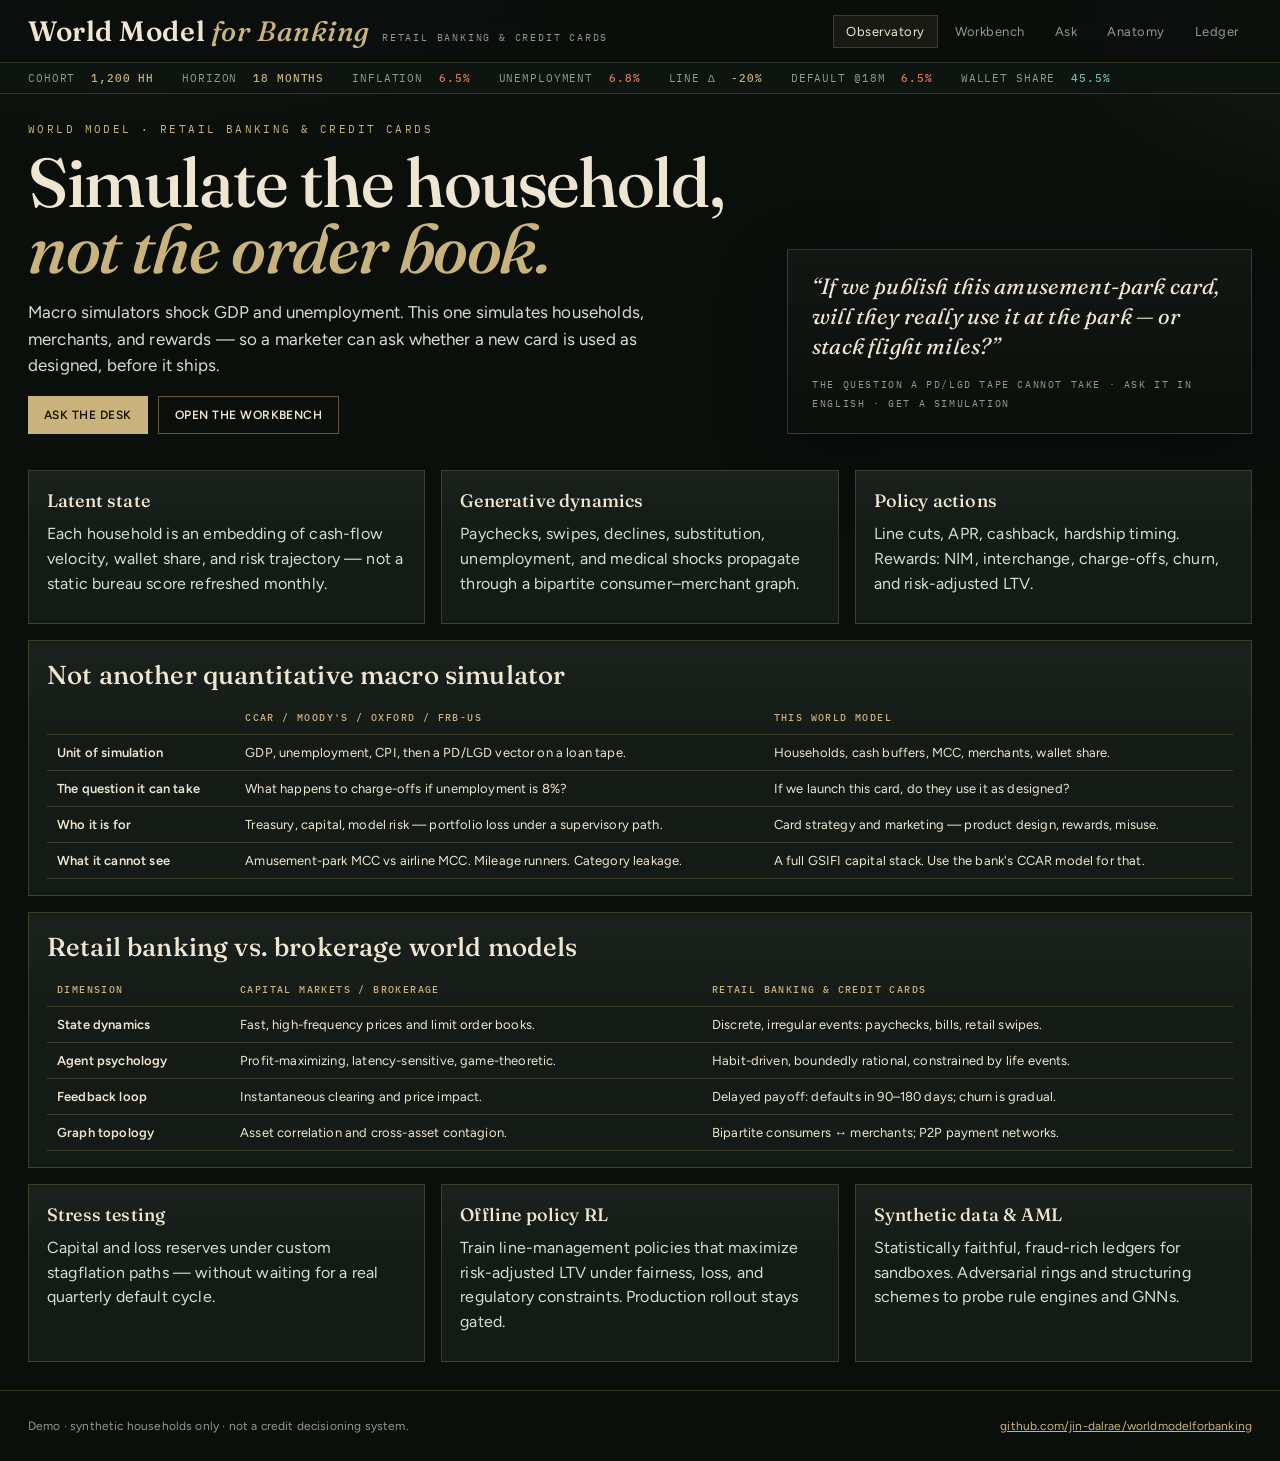
<file: index.html>
<!doctype html>
<html lang="en">
  <head>
    <meta charset="UTF-8" />
    <link rel="icon" type="image/svg+xml" href="./favicon.svg" />
    <meta name="viewport" content="width=device-width, initial-scale=1.0" />
    <meta
      name="description"
      content="World Model for Banking — a generative simulator of household cash flow, credit, and payment networks for retail banking and credit cards."
    />
    <title>World Model for Banking</title>
    <link rel="preconnect" href="https://fonts.googleapis.com" />
    <link rel="preconnect" href="https://fonts.gstatic.com" crossorigin />
    <link
      href="https://fonts.googleapis.com/css2?family=Fraunces:ital,opsz,wght@0,9..144,500;0,9..144,600;1,9..144,500&family=Figtree:wght@400;500;600&family=IBM+Plex+Mono:wght@400;500&display=swap"
      rel="stylesheet"
    />
    <script type="module" crossorigin src="./assets/index-CoaGDFXF.js"></script>
    <link rel="stylesheet" crossorigin href="./assets/index-Cnw8vl_Q.css">
  </head>
  <body>
    <div id="root"></div>
  </body>
</html>
</file>
<file: assets/index-Cnw8vl_Q.css>
:root{--bg: #0b0f0c;--bg-2: #101612;--panel: #141b16;--panel-2: #1a231d;--line: rgba(201, 178, 124, .22);--line-strong: rgba(201, 178, 124, .45);--brass: #c9b27c;--brass-dim: #8d7a46;--cream: #efe6d2;--ink: #d5ddd4;--muted: #8f9a90;--teal: #6fbfa8;--teal-dim: #3d7a6c;--signal: #e07a5f;--good: #98c47a;--warn: #d4a056;--shadow: 0 24px 60px rgba(0, 0, 0, .35);--serif: "Fraunces", "Times New Roman", serif;--sans: "Figtree", "Helvetica Neue", sans-serif;--mono: "IBM Plex Mono", ui-monospace, monospace}*{box-sizing:border-box}html,body,#root{min-height:100%;height:auto;margin:0;width:100%;max-width:100%}html{color-scheme:dark;overflow-x:hidden}body{background:radial-gradient(1200px 600px at 10% -10%,rgba(111,191,168,.08),transparent 50%),radial-gradient(900px 500px at 110% 0%,rgba(201,178,124,.08),transparent 45%),var(--bg);color:var(--cream);font-family:var(--sans);letter-spacing:.01em;min-width:0;overflow-x:hidden}button,input,select{font:inherit;color:inherit}button{cursor:pointer}::selection{background:#c9b27c59;color:var(--cream)}.shell{min-height:100vh;display:grid;grid-template-rows:auto auto 1fr auto;min-width:0;overflow-x:hidden;overflow-y:visible}.shell>*{min-width:0}.nav{display:flex;align-items:center;justify-content:space-between;gap:16px;padding:14px 28px;border-bottom:1px solid var(--line);background:#0b0f0cdb;-webkit-backdrop-filter:blur(12px);backdrop-filter:blur(12px);position:sticky;top:0;z-index:20}.brand{display:flex;align-items:baseline;gap:12px;min-width:0;flex-wrap:wrap}.brand-mark{font-family:var(--serif);font-size:28px;font-weight:600;letter-spacing:.02em}.brand-mark em{font-style:italic;color:var(--brass);font-weight:500}.brand-sub{font-family:var(--mono);font-size:10px;letter-spacing:.18em;text-transform:uppercase;color:var(--muted)}.tabs{display:flex;gap:4px;flex-wrap:wrap;justify-content:flex-end}.tab{background:transparent;border:1px solid transparent;color:var(--muted);padding:8px 12px;font-size:13px;letter-spacing:.04em}.tab[data-on=true]{color:var(--cream);border-color:var(--line);background:#c9b27c14}.tape{display:flex;gap:28px;overflow-x:auto;max-width:100%;padding:8px 28px;border-bottom:1px solid var(--line);background:#0e140f;font-family:var(--mono);font-size:11px;letter-spacing:.08em;text-transform:uppercase;color:var(--muted);white-space:nowrap}.tape b{color:var(--brass);font-weight:500;margin-left:8px}.tape .up{color:var(--signal)}.tape .dn{color:var(--teal)}.view{padding:28px;max-width:1440px;margin:0 auto;width:100%}.hero{display:grid;grid-template-columns:1.4fr .9fr;gap:36px;align-items:end;margin-bottom:36px}.kicker{font-family:var(--mono);font-size:11px;letter-spacing:.22em;text-transform:uppercase;color:var(--brass);margin-bottom:14px}h1{font-family:var(--serif);font-size:clamp(32px,5.4vw,72px);line-height:.95;font-weight:500;margin:0 0 18px;letter-spacing:-.02em;overflow-wrap:break-word}h1 em{font-style:italic;color:var(--brass)}.lede{font-size:17px;line-height:1.55;color:var(--ink);max-width:58ch;margin:0;overflow-wrap:break-word}.quote{border:1px solid var(--line);background:linear-gradient(180deg,rgba(255,255,255,.03),transparent);padding:22px 24px;box-shadow:var(--shadow)}.quote p{font-family:var(--serif);font-size:clamp(18px,2.4vw,22px);font-style:italic;line-height:1.35;margin:0 0 12px;overflow-wrap:break-word}.quote span{font-family:var(--mono);font-size:10px;letter-spacing:.16em;text-transform:uppercase;color:var(--muted)}.row{display:grid;gap:16px}.row.cols-3{grid-template-columns:repeat(3,1fr)}.row.cols-2{grid-template-columns:1fr 1fr}.row.cols-4{grid-template-columns:repeat(4,1fr)}.panel{background:linear-gradient(180deg,rgba(255,255,255,.028),transparent 42%),var(--panel);border:1px solid var(--line);padding:18px 18px 16px;max-width:100%;overflow-x:auto}.panel h2,.panel h3{margin:0 0 10px;font-family:var(--serif);font-weight:500}.panel h2{font-size:26px}.panel h3{font-size:18px}.panel p{color:var(--ink);line-height:1.55;margin:0 0 10px}.muted{color:var(--muted)}.mono{font-family:var(--mono)}.cta{display:inline-flex;align-items:center;gap:8px;background:var(--brass);color:#1b160c;border:0;padding:11px 16px;font-weight:600;letter-spacing:.04em;text-transform:uppercase;font-size:12px}.cta.ghost{background:transparent;color:var(--cream);border:1px solid var(--line-strong)}.cta-row{display:flex;gap:10px;flex-wrap:wrap;margin-top:18px}table{width:100%;border-collapse:collapse;font-size:13px}th,td{text-align:left;padding:10px;border-bottom:1px solid var(--line);vertical-align:top}th{font-family:var(--mono);font-size:10px;letter-spacing:.14em;text-transform:uppercase;color:var(--brass);font-weight:500}td:first-child{color:var(--cream);font-weight:600}.workbench{display:grid;grid-template-columns:300px 1fr 280px;gap:16px;align-items:start}.controls label{display:grid;gap:6px;margin-bottom:14px;font-family:var(--mono);font-size:10px;letter-spacing:.14em;text-transform:uppercase;color:var(--muted)}.controls input[type=range]{width:100%;accent-color:var(--brass)}.controls select,.controls input[type=number]{background:var(--bg);border:1px solid var(--line);padding:8px 10px;width:100%}.val{color:var(--cream);font-size:12px;letter-spacing:.04em}.legend{display:flex;gap:16px;font-family:var(--mono);font-size:10px;letter-spacing:.12em;text-transform:uppercase;color:var(--muted);margin-bottom:8px}.swatch{width:10px;height:10px;display:inline-block;margin-right:6px;vertical-align:middle}.swatch.base{background:var(--brass)}.swatch.int{background:var(--teal)}.kpis{display:grid;gap:10px}.kpi{border:1px solid var(--line);padding:12px;background:var(--bg-2)}.lbl,.kpi .lbl{font-family:var(--mono);font-size:10px;letter-spacing:.14em;text-transform:uppercase;color:var(--muted)}.kpi .num{font-family:var(--serif);font-size:28px;margin:4px 0 2px}.kpi .delta{font-family:var(--mono);font-size:11px}.delta.bad{color:var(--signal)}.delta.good{color:var(--teal)}.delta.flat{color:var(--muted)}.chart-wrap{height:210px}svg.chart{width:100%;height:100%;display:block;overflow:visible}.chart .grid{stroke:#c9b27c1f;stroke-width:1}.chart .axis{fill:var(--muted);font-family:var(--mono);font-size:10px}.chart .base{fill:none;stroke:var(--brass);stroke-width:1.8}.chart .int{fill:none;stroke:var(--teal);stroke-width:1.8}.chart .area{fill:#6fbfa814}.feed{max-height:280px;overflow:auto;display:grid;gap:8px}.event{border-left:2px solid var(--brass-dim);padding:6px 10px;font-size:13px;color:var(--ink)}.event[data-kind=default],.event[data-kind=decline],.event[data-kind=job_loss]{border-color:var(--signal)}.event[data-kind=hardship],.event[data-kind=rehire]{border-color:var(--teal)}.event time{font-family:var(--mono);font-size:10px;color:var(--muted);letter-spacing:.08em;display:block;margin-bottom:2px}.diagram{display:grid;grid-template-columns:1fr 80px 1fr;gap:12px;align-items:stretch}.dbox{border:1px solid var(--line);padding:16px;background:var(--bg-2);min-height:140px}.dbox h4{margin:0 0 8px;font-family:var(--mono);font-size:11px;letter-spacing:.16em;text-transform:uppercase;color:var(--brass)}.dbox ul{margin:0;padding:0 0 0 16px;color:var(--ink)}.arrow{display:flex;align-items:center;justify-content:center;color:var(--brass);font-size:28px}.ledger-table td,.ledger-table th{font-family:var(--mono);font-size:11px}.pill{display:inline-block;border:1px solid var(--line);padding:1px 6px;font-size:10px;letter-spacing:.08em;text-transform:uppercase}.pill.decline{color:var(--signal);border-color:#e07a5f73}.pill.payment{color:var(--teal);border-color:#6fbfa866}.hh{display:grid;grid-template-columns:1fr 1fr;gap:10px}.hh-card{border:1px solid var(--line);padding:12px;background:var(--bg-2);cursor:pointer}.hh-card[data-on=true]{border-color:var(--brass)}.hh-card strong{display:block;font-size:14px}.hh-card span{color:var(--muted);font-size:12px}.blocks{display:grid;grid-template-columns:repeat(3,1fr);gap:16px}.numlist{margin:0;padding-left:18px;color:var(--ink);line-height:1.55}.footer{padding:28px;border-top:1px solid var(--line);color:var(--muted);font-size:12px;display:flex;justify-content:space-between;gap:12px;flex-wrap:wrap}.footer a{color:var(--brass)}.brief{display:grid;grid-template-columns:1.35fr .75fr;gap:16px;align-items:start}.thread{display:grid;gap:12px;max-height:52vh;overflow:auto;padding-right:4px;margin-bottom:12px}.bubble p{margin:0;color:var(--ink);line-height:1.5}.bubble .who{font-family:var(--mono);font-size:10px;letter-spacing:.14em;text-transform:uppercase;color:var(--muted);display:block;margin-bottom:6px}.bubble.user{border-left:2px solid var(--brass);padding:8px 12px;background:var(--bg-2)}.bubble.desk{padding:4px 0 8px}.answer h3{font-size:20px;margin:0 0 8px}.answer p{color:var(--ink);line-height:1.55}.caveat{font-size:12px;color:var(--muted);border-top:1px solid var(--line);padding-top:10px}.mixbar{display:flex;height:10px;background:var(--bg);border:1px solid var(--line);overflow:hidden}.mixseg.good{background:var(--teal)}.mixseg.warn{background:var(--warn)}.mixseg.bad{background:var(--signal)}.mixlegend{display:flex;flex-wrap:wrap;gap:12px;margin-top:8px;font-family:var(--mono);font-size:10px;letter-spacing:.06em;text-transform:uppercase;color:var(--muted)}.dot{width:8px;height:8px;display:inline-block;margin-right:6px;vertical-align:middle}.dot.good{background:var(--teal)}.dot.warn{background:var(--warn)}.dot.bad{background:var(--signal)}.num.good{color:var(--teal)}.num.bad{color:var(--signal)}.chips{display:flex;flex-wrap:wrap;gap:8px;margin-bottom:12px}.chip-btn{background:transparent;border:1px solid var(--line);color:var(--cream);padding:8px 10px;font-size:12px;text-align:left;line-height:1.35;max-width:100%}.chip-btn:hover{border-color:var(--brass)}.composer{display:grid;grid-template-columns:1fr auto;gap:8px}.composer input{background:var(--bg);border:1px solid var(--line);padding:11px 12px;width:100%}@media(max-width:1100px){.hero,.workbench,.diagram,.blocks,.row.cols-3,.row.cols-4,.hh,.brief{grid-template-columns:1fr}.nav{padding:12px 16px;flex-wrap:wrap}.tabs{gap:0;width:auto;justify-content:flex-start}.tab{padding:7px 8px;font-size:12px}.view{padding:16px}.brand-mark{font-size:24px}.brand-sub,.tape{display:none}}.chat{display:flex;flex-direction:column;gap:16px}.chat-head{border-bottom:1px solid var(--line);padding-bottom:18px}.chat-feed{display:flex;flex-direction:column;gap:22px;min-height:240px;max-height:56vh;overflow-y:auto;padding-right:4px}.chat-feed .empty{color:var(--muted);font-size:14px;display:flex;flex-direction:column;gap:12px}.turn{display:flex;flex-direction:column;gap:12px}.msg-user{align-self:flex-end;max-width:76%;background:var(--panel-2);border:1px solid var(--line);border-radius:3px;padding:11px 15px;font-size:15px;line-height:1.5;color:var(--cream)}.answer{background:var(--panel);border:1px solid var(--line);border-left:2px solid var(--brass);border-radius:3px;padding:18px 20px;display:flex;flex-direction:column;gap:12px}.answer h4{margin:0;font-family:var(--mono);font-size:11px;letter-spacing:.14em;text-transform:uppercase;color:var(--brass);font-weight:600}.answer p{margin:0;font-size:15px;line-height:1.6;color:var(--ink)}.answer p.foot{font-size:13.5px;color:var(--muted)}.answer p.caveat{font-size:12.5px;color:var(--muted);border-top:1px solid var(--line);padding-top:10px;line-height:1.5}.metric-row{display:flex;flex-wrap:wrap;gap:8px}.metric{flex:1 1 130px;background:var(--panel-2);border:1px solid var(--line);border-radius:2px;padding:9px 12px;display:flex;flex-direction:column;gap:3px}.metric .ml{font-family:var(--mono);font-size:9.5px;letter-spacing:.12em;text-transform:uppercase;color:var(--muted)}.metric .mv{font-family:var(--serif);font-size:21px;font-variant-numeric:tabular-nums}.metric[data-tone=good] .mv{color:var(--good)}.metric[data-tone=bad] .mv{color:var(--signal)}.metric[data-tone=warn] .mv{color:var(--warn)}.split-label{font-family:var(--mono);font-size:9.5px;letter-spacing:.14em;text-transform:uppercase;color:var(--muted)}.split{display:flex;flex-direction:column;gap:8px}.split-bar{display:flex;height:12px;border-radius:2px;overflow:hidden;background:var(--panel-2)}.split-bar i{display:block;height:100%}.split-bar i[data-tone=good]{background:var(--good)}.split-bar i[data-tone=warn]{background:var(--warn)}.split-bar i[data-tone=bad]{background:var(--signal)}.split-key{display:flex;flex-wrap:wrap;gap:14px;font-size:12px;color:var(--muted)}.split-key span{display:inline-flex;align-items:center;gap:6px}.split-key i{width:8px;height:8px;border-radius:1px;display:inline-block}.split-key span[data-tone=good] i{background:var(--good)}.split-key span[data-tone=warn] i{background:var(--warn)}.split-key span[data-tone=bad] i{background:var(--signal)}.chips{display:flex;flex-wrap:wrap;gap:8px}.chip-btn,.chip-static{font-size:13px;text-align:left;padding:9px 13px;border-radius:2px;border:1px solid var(--line);background:var(--panel);color:var(--ink);line-height:1.4}.chip-btn:hover{border-color:var(--line-strong);background:var(--panel-2)}.chip-static{color:var(--muted)}.chat-input{display:flex;gap:8px;border-top:1px solid var(--line);padding-top:14px}.chat-input input{flex:1;min-width:0;background:var(--panel);border:1px solid var(--line);border-radius:2px;padding:12px 14px;font-size:15px;color:var(--cream)}.chat-input input:focus-visible,.chip-btn:focus-visible{outline:2px solid var(--brass);outline-offset:2px}@media(max-width:720px){.msg-user{max-width:92%}.chat-feed{max-height:none}}.live-row{display:flex;align-items:center;gap:10px;flex-wrap:wrap;font-size:12px;color:var(--muted)}.live-dot{width:7px;height:7px;border-radius:50%;background:var(--muted);flex:none}.live-dot[data-on=true]{background:var(--teal);box-shadow:0 0 0 3px #6fbfa82e}.live-label{color:var(--ink)}.live-note{font-family:var(--mono);font-size:10px;letter-spacing:.1em;text-transform:uppercase;color:var(--brass-dim);margin-left:auto}.link-btn{background:none;border:none;color:var(--brass);text-decoration:underline;padding:0;font-size:12px}.key-row{display:flex;gap:8px}.key-row input{flex:1;min-width:0;background:var(--panel);border:1px solid var(--line);border-radius:2px;padding:10px 12px;font-size:13px;color:var(--cream)}.live-tag{font-family:var(--mono);font-size:9.5px;letter-spacing:.12em;text-transform:uppercase;color:var(--brass-dim);padding-left:2px}.cta[disabled]{opacity:.55;cursor:default}.chart-host{width:100%}.chart .band{stroke:none;opacity:.16}.chart .band.base{fill:var(--brass)}.chart .band.int{fill:var(--teal)}.chart .sweep{fill:none;stroke:var(--teal);stroke-width:2}.chart .peak{fill:var(--brass);stroke:var(--bg);stroke-width:2}.chart .peak-label{font-family:var(--mono);font-size:10px;letter-spacing:.1em;fill:var(--brass)}.chart .marker-now{stroke:var(--muted);stroke-width:1;stroke-dasharray:3 4;opacity:.7}.delta .rng{color:var(--muted);font-weight:400}.delta.noise{color:var(--muted);font-style:italic}.legend-note{font-family:var(--mono);font-size:10px;letter-spacing:.1em;text-transform:uppercase;color:var(--brass-dim);margin-left:auto}.warn-note{font-size:12px;line-height:1.45;color:var(--warn);border-left:2px solid var(--warn);padding-left:10px;margin:4px 0 0}.sr-heading{position:absolute;width:1px;height:1px;overflow:hidden;clip:rect(0 0 0 0);clip-path:inset(50%);white-space:nowrap}@media(prefers-reduced-motion:reduce){*,*:before,*:after{animation-duration:.01ms!important;animation-iteration-count:1!important;transition-duration:.01ms!important;scroll-behavior:auto!important}}button:focus-visible,a:focus-visible,select:focus-visible,input:focus-visible{outline:2px solid var(--brass);outline-offset:2px}
</file>
